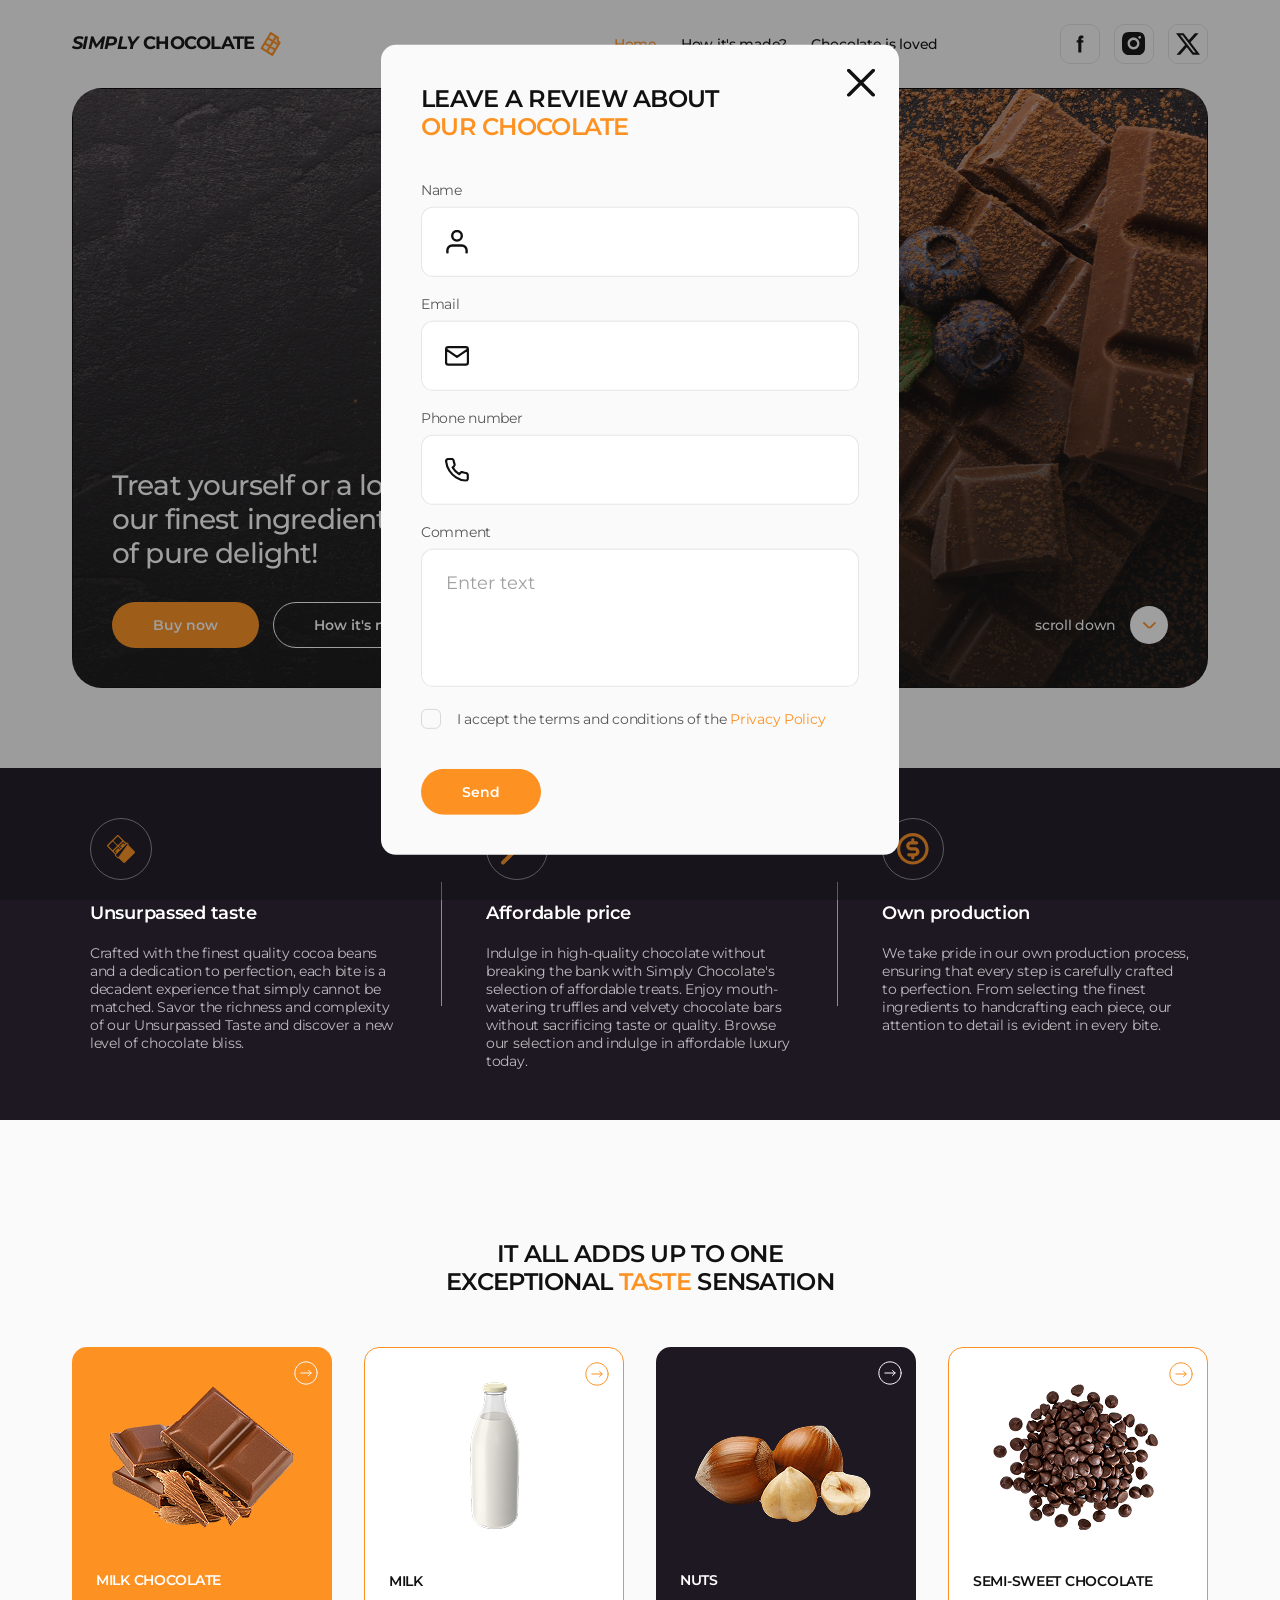
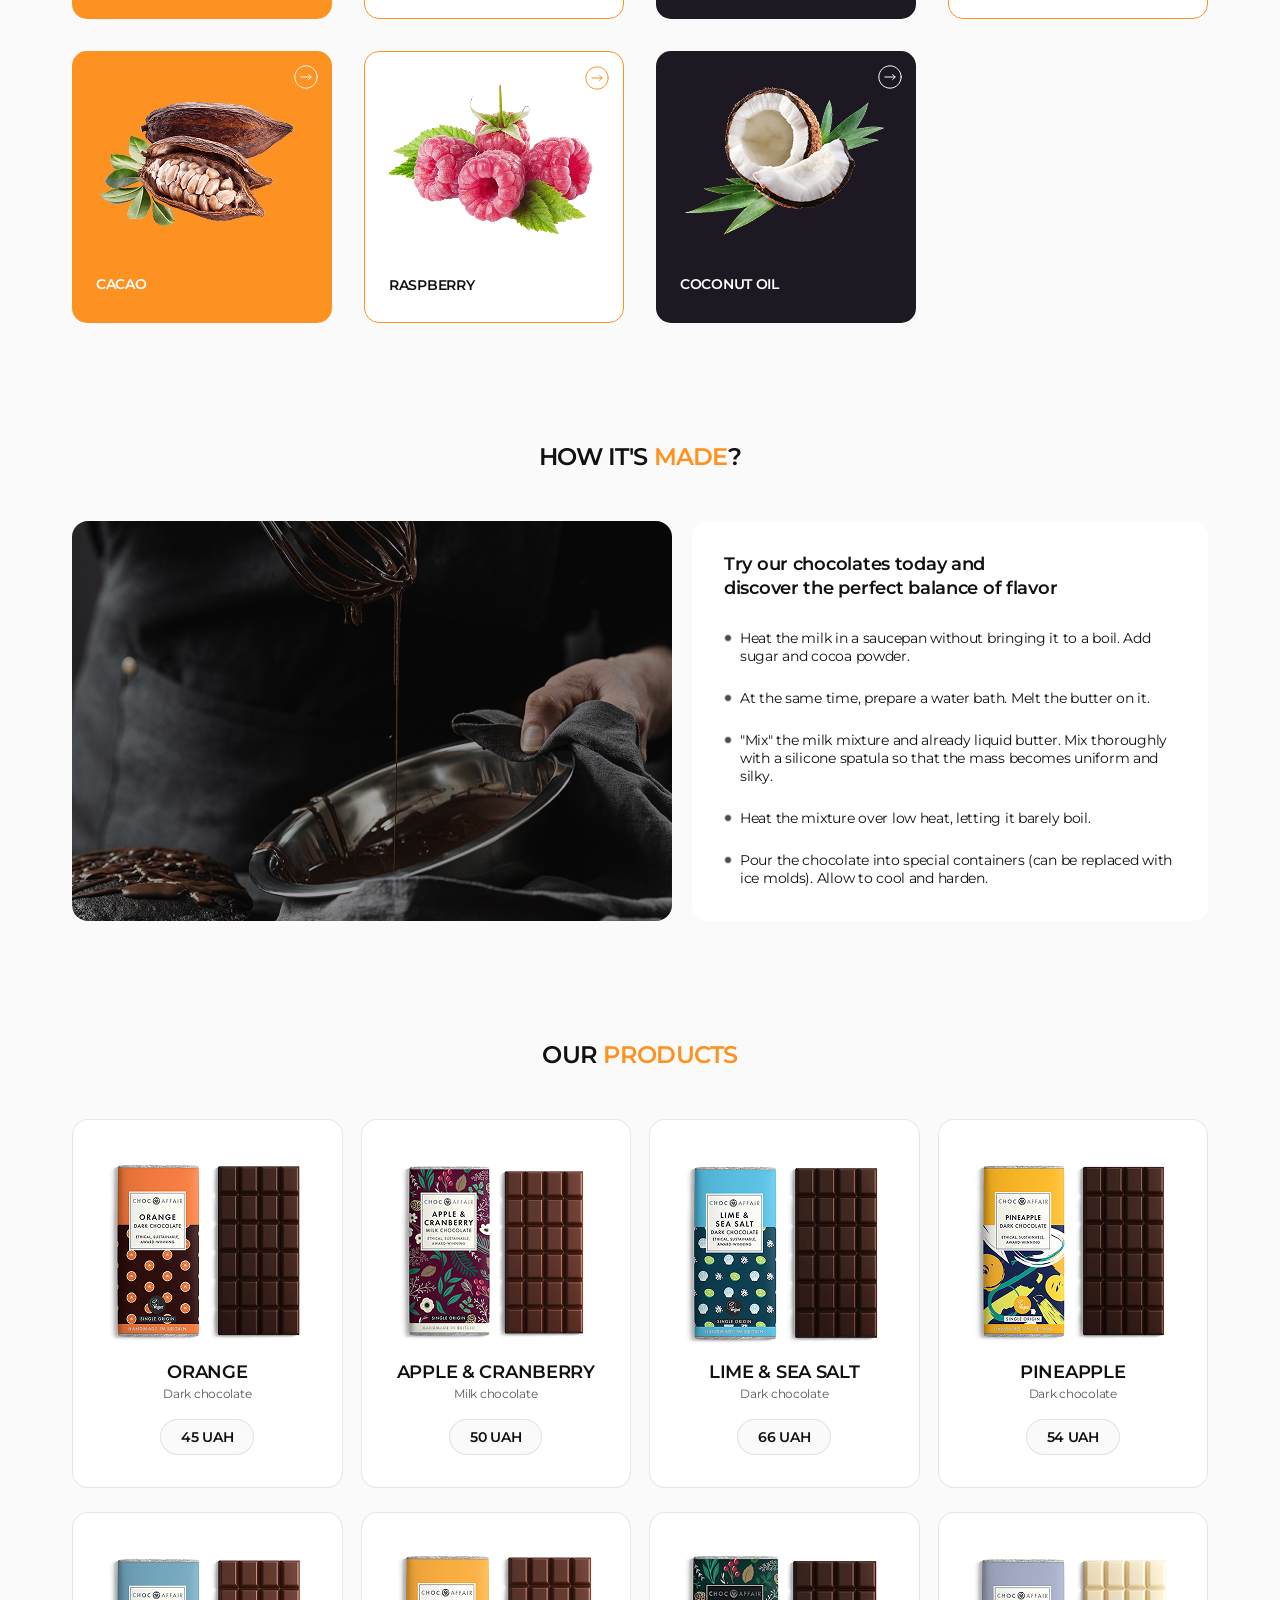
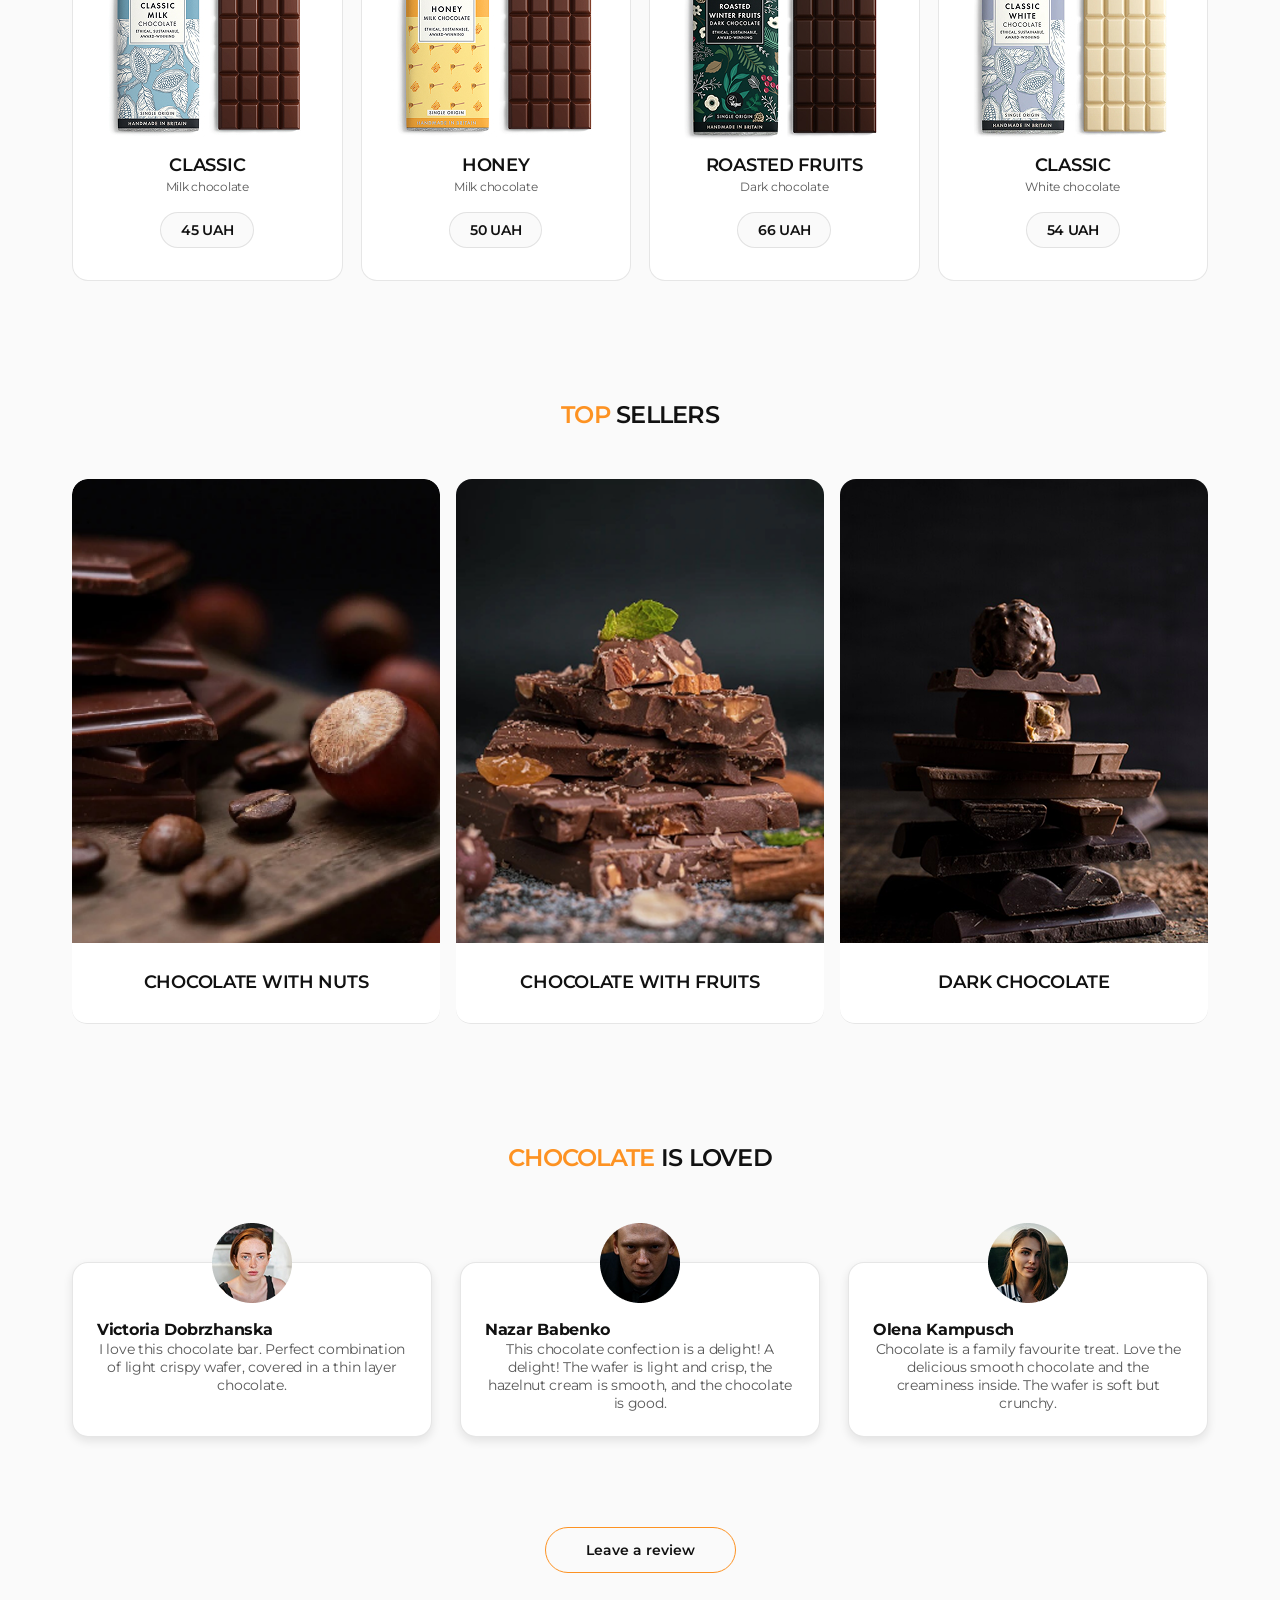
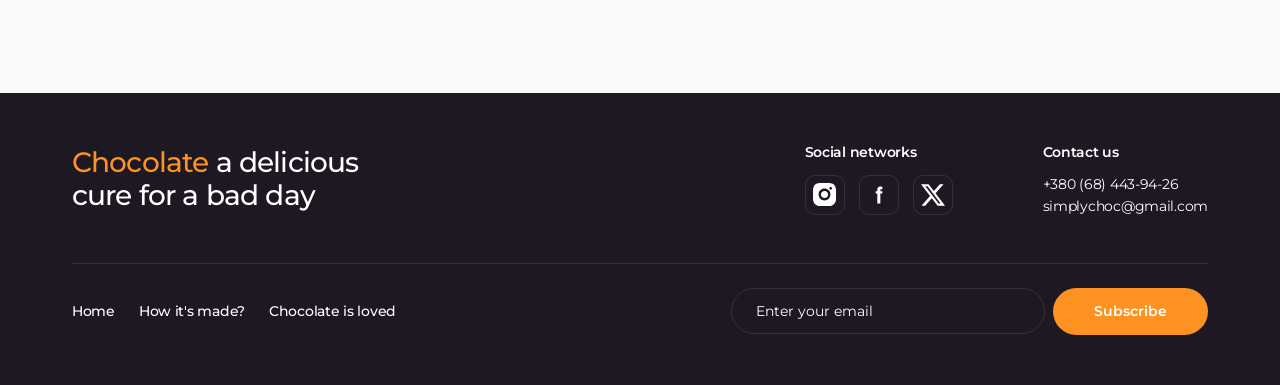
<file: index.html>
<!doctype html>
<html lang="en">
  <head>
    <meta charset="UTF-8" />
    <meta name="viewport" content="width=device-width, initial-scale=1.0" />
    <meta
      name="description"
      content="Simply Chocolate offers high-quality, handmade chocolate bars with unique flavors like Orange, Sea Salt, and Roasted Nuts. Pure ingredients for a moment of pure delight. Shop our bestsellers online."
    />
    <meta
      name="keywords"
      content="simply chocolate, artisan chocolate, buy chocolate online, dark chocolate bars, milk chocolate, organic sweets, handmade confectionery, chocolate gift sets, gourmet chocolate, cocoa products"
    />
    <title>Simply Chocolate</title>
    <link
      rel="shortcut icon"
      href="./images/icons/logo.svg"
      type="image/xml+svg"
    />
    <!-- Fonts -->
    <link rel="preconnect" href="https://fonts.googleapis.com" />
    <link rel="preconnect" href="https://fonts.gstatic.com" crossorigin />
    <link
      href="https://fonts.googleapis.com/css2?family=Montserrat:ital,wght@0,100..900;1,100..900&family=Roboto:ital,wght@0,100..900;1,100..900&display=swap"
      rel="stylesheet"
    />
    <!-- Normalize styles -->
    <link
      rel="stylesheet"
      href="https://cdnjs.cloudflare.com/ajax/libs/modern-normalize/3.0.1/modern-normalize.min.css"
    />
    <!-- Custom styles -->
    <link rel="stylesheet" href="./css/main.css" />
  </head>
  <body>
    <!-- Header section -->
    <header class="header" id="home">
      <div class="container">
        <a class="logo" href="./index.html">
          <i>SIMPLY</i> CHOCOLATE
          <svg class="logo-icon" width="24" height="24">
            <use href="./images/icons.svg#logo"></use>
          </svg>
        </a>
        <nav class="main-nav">
          <ul class="main-nav-list">
            <li class="main-nav-item">
              <a class="main-nav-link current" href="#home">Home</a>
            </li>
            <li class="main-nav-item">
              <a class="main-nav-link" href="#made">How it&#39;s made?</a>
            </li>
            <li class="main-nav-item">
              <a class="main-nav-link" href="#reviews">Chocolate is loved</a>
            </li>
          </ul>
        </nav>
        <ul class="socials">
          <li class="socials-item">
            <a
              class="socials-link"
              href="https://facebook.com"
              target="_blank"
              rel="noopener noreferrer"
            >
              <svg class="socials-icon" width="24" height="24">
                <use href="./images/icons.svg#facebook"></use>
              </svg>
            </a>
          </li>
          <li class="socials-item">
            <a
              class="socials-link"
              href="https://instagram.com"
              target="_blank"
              rel="noopener noreferrer"
            >
              <svg class="socials-icon" width="24" height="24">
                <use href="./images/icons.svg#instagram"></use>
              </svg>
            </a>
          </li>
          <li class="socials-item">
            <a
              class="socials-link"
              href="https://twitter.com"
              target="_blank"
              rel="noopener noreferrer"
            >
              <svg class="socials-icon" width="24" height="24">
                <use href="./images/icons.svg#twitter"></use>
              </svg>
            </a>
          </li>
        </ul>
      </div>
    </header>
    <main>
      <!-- Hero section -->
      <section class="hero" id="hero">
        <div class="container">
          <div class="hero-wrapper">
            <h1 class="hero-title">
              Treat yourself or a loved one to our&nbsp;finest ingredients for a
              moment of pure delight!
            </h1>
            <div class="hero-controls">
              <button class="btn btn-filled" type="button">Buy now</button>
              <button class="btn btn-outlined primary" type="button">
                How it&#39;s made
              </button>
              <a class="hero-link" href="#benefits">
                scroll down
                <span class="hero-link-circle">
                  <svg class="hero-link-icon" width="13" height="7">
                    <use href="./images/icons.svg#arrow-down"></use>
                  </svg>
                </span>
              </a>
            </div>
          </div>
        </div>
      </section>
      <!-- Benefits section -->
      <section class="benefits" id="benefits">
        <div class="container">
          <h2 class="sr-only">Our benefits</h2>
          <ul class="benefits-list">
            <li class="benefits-item">
              <div class="benefits-wrapper">
                <svg class="benefits-icon" width="32" height="32">
                  <use href="./images/icons.svg#chocolate"></use>
                </svg>
              </div>
              <h3 class="benefits-subtitle">Unsurpassed taste</h3>
              <p class="benefits-desc">
                Crafted with the finest quality cocoa beans and a dedication to
                perfection, each bite is a decadent experience that simply
                cannot be matched. Savor the richness and complexity of our
                Unsurpassed Taste and discover a new level of chocolate bliss.
              </p>
            </li>
            <li class="benefits-item">
              <div class="benefits-wrapper">
                <svg class="benefits-icon" width="32" height="32">
                  <use href="./images/icons.svg#spoon"></use>
                </svg>
              </div>
              <h3 class="benefits-subtitle">Affordable price</h3>
              <p class="benefits-desc">
                Indulge in high-quality chocolate without breaking the bank with
                Simply Chocolate's selection of affordable treats. Enjoy
                mouth-watering truffles and velvety chocolate bars without
                sacrificing taste or quality. Browse our selection and indulge
                in affordable luxury today.
              </p>
            </li>
            <li class="benefits-item">
              <div class="benefits-wrapper">
                <svg class="benefits-icon" width="32" height="32">
                  <use href="./images/icons.svg#coin"></use>
                </svg>
              </div>
              <h3 class="benefits-subtitle">Own production</h3>
              <p class="benefits-desc">
                We take pride in our own production process, ensuring that every
                step is carefully crafted to perfection. From selecting the
                finest ingredients to handcrafting each piece, our attention to
                detail is evident in every bite.
              </p>
            </li>
          </ul>
        </div>
      </section>
      <!-- Ingredients section -->
      <section class="ingredients section" id="ingredients">
        <div class="container">
          <h2 class="ingredients-title section-title">
            It all adds up to one exceptional
            <span class="accent">taste</span> sensation
          </h2>
          <ul class="ingredients-list">
            <li class="ingredients-item">
              <button class="ingrediets-btn" type="button">
                <svg class="ingrediets-icon" width="24" height="24">
                  <use href="./images/icons.svg#arrow"></use>
                </svg>
              </button>
              <img
                class="ingredients-ill"
                src="./images/ingredients/img-1.png"
                alt="Milk chocolate"
                width="212"
                height="160"
              />
              <h3 class="ingredients-caption">MILK CHOCOLATE</h3>
            </li>
            <li class="ingredients-item">
              <button class="ingrediets-btn" type="button">
                <svg class="ingrediets-icon" width="24" height="24">
                  <use href="./images/icons.svg#arrow"></use>
                </svg>
              </button>
              <img
                class="ingredients-ill"
                src="./images/ingredients/img-2.png"
                alt="Milk"
                width="212"
                height="160"
              />
              <h3 class="ingredients-caption">MILK</h3>
            </li>
            <li class="ingredients-item">
              <button class="ingrediets-btn" type="button">
                <svg class="ingrediets-icon" width="24" height="24">
                  <use href="./images/icons.svg#arrow"></use>
                </svg>
              </button>
              <img
                class="ingredients-ill"
                src="./images/ingredients/img-3.png"
                alt="Nuts"
                width="212"
                height="160"
              />
              <h3 class="ingredients-caption">NUTS</h3>
            </li>
            <li class="ingredients-item">
              <button class="ingrediets-btn" type="button">
                <svg class="ingrediets-icon" width="24" height="24">
                  <use href="./images/icons.svg#arrow"></use>
                </svg>
              </button>
              <img
                class="ingredients-ill"
                src="./images/ingredients/img-4.png"
                alt="Semi-sweet chocolate"
                width="212"
                height="160"
              />
              <h3 class="ingredients-caption">SEMI-SWEET CHOCOLATE</h3>
            </li>
            <li class="ingredients-item">
              <button class="ingrediets-btn" type="button">
                <svg class="ingrediets-icon" width="24" height="24">
                  <use href="./images/icons.svg#arrow"></use>
                </svg>
              </button>
              <img
                class="ingredients-ill"
                src="./images/ingredients/img-5.png"
                alt="Cacao"
                width="212"
                height="160"
              />
              <h3 class="ingredients-caption">CACAO</h3>
            </li>
            <li class="ingredients-item">
              <button class="ingrediets-btn" type="button">
                <svg class="ingrediets-icon" width="24" height="24">
                  <use href="./images/icons.svg#arrow"></use>
                </svg>
              </button>
              <img
                class="ingredients-ill"
                src="./images/ingredients/img-6.png"
                alt="Raspberry"
                width="212"
                height="160"
              />
              <h3 class="ingredients-caption">RASPBERRY</h3>
            </li>
            <li class="ingredients-item">
              <button class="ingrediets-btn" type="button">
                <svg class="ingrediets-icon" width="24" height="24">
                  <use href="./images/icons.svg#arrow"></use>
                </svg>
              </button>
              <img
                class="ingredients-ill"
                src="./images/ingredients/img-7.png"
                alt="Coconut oil"
                width="212"
                height="160"
              />
              <h3 class="ingredients-caption">COCONUT OIL</h3>
            </li>
          </ul>
        </div>
      </section>
      <!-- Made section -->
      <section class="made section" id="made">
        <div class="container">
          <h2 class="made-title section-title">
            How it&#39;s <span class="accent">made</span>?
          </h2>
          <div class="made-wrapper">
            <div class="made-left-side">
              <img
                class="made-ill"
                src="./images/made/image.jpg"
                alt="A close-up of melted dark chocolate dripping from a wire whisk into a metal bowl, with a finished chocolate cake in the background."
                width="600"
                height="400"
              />
            </div>
            <div class="made-right-side">
              <h3 class="made-caption">
                Try our chocolates today and discover&nbsp;the perfect balance
                of flavor
              </h3>
              <ol class="made-list">
                <li class="made-item">
                  Heat the milk in a saucepan without bringing it to a boil. Add
                  sugar and cocoa powder.
                </li>
                <li class="made-item">
                  At the same time, prepare a water bath. Melt the butter on it.
                </li>
                <li class="made-item">
                  "Mix" the milk mixture and already liquid butter. Mix
                  thoroughly with a silicone spatula so that the mass becomes
                  uniform and silky.
                </li>
                <li class="made-item">
                  Heat the mixture over low heat, letting it barely boil.
                </li>
                <li class="made-item">
                  Pour the chocolate into special containers (can be replaced
                  with ice molds). Allow to cool and harden.
                </li>
              </ol>
            </div>
          </div>
        </div>
      </section>
      <!-- Products section -->
      <section class="products section" id="products">
        <div class="container">
          <h2 class="products-title section-title">
            Our <span class="accent">products</span>
          </h2>
          <ul class="products-list">
            <li class="products-item">
              <img
                class="products-pic"
                src="./images/products/img-1.jpg"
                alt="Orange - Dark chocolate"
                width="230"
                height="201"
              />
              <h3 class="products-name">Orange</h3>
              <p class="products-type">Dark chocolate</p>
              <p class="products-price">45 UAH</p>
            </li>
            <li class="products-item">
              <img
                class="products-pic"
                src="./images/products/img-2.jpg"
                alt="Apple & Cranberry - Milk chocolate"
                width="230"
                height="201"
              />
              <h3 class="products-name">Apple & Cranberry</h3>
              <p class="products-type">Milk chocolate</p>
              <p class="products-price">50 UAH</p>
            </li>
            <li class="products-item">
              <img
                class="products-pic"
                src="./images/products/img-3.jpg"
                alt="Lime & Sea Salt - Dark chocolate"
                width="230"
                height="201"
              />
              <h3 class="products-name">Lime & Sea Salt</h3>
              <p class="products-type">Dark chocolate</p>
              <p class="products-price">66 UAH</p>
            </li>
            <li class="products-item">
              <img
                class="products-pic"
                src="./images/products/img-4.jpg"
                alt="Pineapple - Dark chocolate"
                width="230"
                height="201"
              />
              <h3 class="products-name">Pineapple</h3>
              <p class="products-type">Dark chocolate</p>
              <p class="products-price">54 UAH</p>
            </li>
            <li class="products-item">
              <img
                class="products-pic"
                src="./images/products/img-5.jpg"
                alt="Classic - Milk chocolate"
                width="230"
                height="201"
              />
              <h3 class="products-name">Classic</h3>
              <p class="products-type">Milk chocolate</p>
              <p class="products-price">45 UAH</p>
            </li>
            <li class="products-item">
              <img
                class="products-pic"
                src="./images/products/img-6.jpg"
                alt="Honey - Milk chocolate"
                width="230"
                height="201"
              />
              <h3 class="products-name">Honey</h3>
              <p class="products-type">Milk chocolate</p>
              <p class="products-price">50 UAH</p>
            </li>
            <li class="products-item">
              <img
                class="products-pic"
                src="./images/products/img-7.jpg"
                alt="Roasted Fruits - Dark chocolate"
                width="230"
                height="201"
              />
              <h3 class="products-name">Roasted Fruits</h3>
              <p class="products-type">Dark chocolate</p>
              <p class="products-price">66 UAH</p>
            </li>
            <li class="products-item">
              <img
                class="products-pic"
                src="./images/products/img-8.jpg"
                alt="Classic - White chocolate"
                width="230"
                height="201"
              />
              <h3 class="products-name">Classic</h3>
              <p class="products-type">White chocolate</p>
              <p class="products-price">54 UAH</p>
            </li>
          </ul>
        </div>
      </section>
      <!-- Bestsellers section -->
      <section class="bestsellers section" id="bestsellers">
        <div class="container">
          <h2 class="bestsellers-title section-title">
            <span class="accent">Top</span> sellers
          </h2>
          <ul class="bestsellers-list">
            <li class="bestsellers-item">
              <div class="bestsellers-thumb">
                <img
                  class="bestsellers-ill"
                  src="./images/bestsellers/ill-1.png"
                  alt="Chocolate with nuts"
                  width="368"
                  height="464"
                />
                <p class="overlay">
                  Chocolate with fruit is an unbeatable combination of two of
                  the tastiest things in the world. This dessert combines
                  delicate and aromatic chocolate with fresh and juicy fruits,
                  creating a true poetry of taste.
                </p>
              </div>
              <h3 class="bestsellers-caption">CHOCOLATE WITH NUTS</h3>
            </li>
            <li class="bestsellers-item">
              <div class="bestsellers-thumb">
                <img
                  class="bestsellers-ill"
                  src="./images/bestsellers/ill-2.png"
                  alt="Chocolate with fruits"
                  width="368"
                  height="464"
                />
                <p class="overlay">
                  Chocolate with fruit is an unbeatable combination of two of
                  the tastiest things in the world. This dessert combines
                  delicate and aromatic chocolate with fresh and juicy fruits,
                  creating a true poetry of taste.
                </p>
              </div>
              <h3 class="bestsellers-caption">CHOCOLATE WITH FRUITS</h3>
            </li>
            <li class="bestsellers-item">
              <div class="bestsellers-thumb">
                <img
                  class="bestsellers-ill"
                  src="./images/bestsellers/ill-3.png"
                  alt="Dark chocolate"
                  width="368"
                  height="464"
                />
                <p class="overlay">
                  Chocolate with fruit is an unbeatable combination of two of
                  the tastiest things in the world. This dessert combines
                  delicate and aromatic chocolate with fresh and juicy fruits,
                  creating a true poetry of taste.
                </p>
              </div>
              <h3 class="bestsellers-caption">DARK CHOCOLATE</h3>
            </li>
          </ul>
        </div>
      </section>
      <!-- Reviews section -->
      <section class="reviews section" id="reviews">
        <div class="container">
          <h2 class="reviews-title section-title">
            <span class="accent">Chocolate</span> is loved
          </h2>
          <ul class="reviews-list">
            <li class="reviews-item">
              <img
                class="reviews-avatar"
                src="./images/reviews/img-1.png"
                alt="Victoria Dobrzhanska"
                width="80"
                height="80"
              />
              <h3 class="reviews-author">Victoria Dobrzhanska</h3>
              <p class="reviews-text">
                I love this chocolate bar. Perfect combination of light crispy
                wafer, covered in a thin layer chocolate.
              </p>
            </li>
            <li class="reviews-item">
              <img
                class="reviews-avatar"
                src="./images/reviews/img-2.png"
                alt="Nazar Babenko"
                width="80"
                height="80"
              />
              <h3 class="reviews-author">Nazar Babenko</h3>
              <p class="reviews-text">
                This chocolate confection is a delight! A delight! The wafer is
                light and crisp, the hazelnut cream is smooth, and the chocolate
                is good.
              </p>
            </li>
            <li class="reviews-item">
              <img
                class="reviews-avatar"
                src="./images/reviews/img-3.png"
                alt="Olena Kampusch"
                width="80"
                height="80"
              />
              <h3 class="reviews-author">Olena Kampusch</h3>
              <p class="reviews-text">
                Chocolate is a family favourite treat. Love the delicious smooth
                chocolate and the creaminess inside. The wafer is soft but
                crunchy.
              </p>
            </li>
          </ul>
          <button class="btn btn-outlined secondary" type="button">
            Leave a review
          </button>
        </div>
      </section>
    </main>
    <!-- Footer section -->
    <footer class="footer" id="footer">
      <div class="container">
        <div class="footer-top">
          <p class="footer-slogan">
            <span class="accent">Chocolate</span> a delicious cure for a bad day
          </p>

          <div class="footer-wrapper">
            <p class="footer-caption">Social networks</p>
            <ul class="socials socials-light">
              <li class="socials-item">
                <a
                  class="socials-link"
                  href="https://facebook.com"
                  target="_blank"
                  rel="noopener noreferrer"
                >
                  <svg class="socials-icon" width="24" height="24">
                    <use href="./images/icons.svg#instagram"></use>
                  </svg>
                </a>
              </li>
              <li class="socials-item">
                <a
                  class="socials-link"
                  href="https://instagram.com"
                  target="_blank"
                  rel="noopener noreferrer"
                >
                  <svg class="socials-icon" width="24" height="24">
                    <use href="./images/icons.svg#facebook"></use>
                  </svg>
                </a>
              </li>
              <li class="socials-item">
                <a
                  class="socials-link"
                  href="https://twitter.com"
                  target="_blank"
                  rel="noopener noreferrer"
                >
                  <svg class="socials-icon" width="24" height="24">
                    <use href="./images/icons.svg#twitter"></use>
                  </svg>
                </a>
              </li>
            </ul>
          </div>

          <address class="contacts">
            <p class="footer-caption">Contact us</p>
            <ul class="contacts-list">
              <li class="contacts-item">
                <a class="contacts-link" href="tel:+380684439426">
                  +380 (68) 443-94-26
                </a>
              </li>
              <li class="contacts-item">
                <a class="contacts-link" href="mailto:simplychoc@gmail.com">
                  simplychoc@gmail.com
                </a>
              </li>
            </ul>
          </address>
        </div>

        <div class="footer-bottom">
          <ul class="footer-menu">
            <li class="footer-menu-item">
              <a class="footer-menu-link" href="#home">Home</a>
            </li>
            <li class="footer-menu-item">
              <a class="footer-menu-link" href="#made">How it&#39;s made?</a>
            </li>
            <li class="footer-menu-item">
              <a class="footer-menu-link" href="#reviews">Chocolate is loved</a>
            </li>
          </ul>
          <form class="footer-form" name="subscription">
            <input
              class="footer-form-input"
              type="text"
              name="user_subscription"
              placeholder="Enter your email"
            />
            <button class="btn btn-filled" type="submit">Subscribe</button>
          </form>
        </div>
      </div>
    </footer>

    <!-- Modal window -->
    <div class="backdrop is-open">
      <div class="modal">
        <button class="modal-btn" type="button" aria-label="Close modal button">
          <svg class="modal-btn-icon" width="28" height="28">
            <use href="./images/icons.svg#close"></use>
          </svg>
        </button>
        <p class="modal-caption">
          LEAVE A REVIEW ABOUT <span class="accent">OUR CHOCOLATE</span>
        </p>

        <form class="modal-form" name="review_from">
          <div class="modal-form-field">
            <label class="modal-form-label" for="user_name">Name</label>
            <div class="modal-form-wrapper">
              <input
                class="modal-form-input"
                type="text"
                id="user_name"
                name="user_name"
                required
                minlength="2"
                pattern="^[a-zA-Z]+\s[a-zA-Z]+$"
                title="Username must be two words separated by space."
              />
              <svg class="modal-form-icon" width="24" height="24">
                <use href="./images/icons.svg#user"></use>
              </svg>
              <svg class="error-icon" width="24" height="24">
                <use href="./images/icons.svg#error"></use>
              </svg>
            </div>
          </div>
          <div class="modal-form-field">
            <label class="modal-form-label" for="user_email">Email</label>
            <div class="modal-form-wrapper">
              <input
                class="modal-form-input"
                type="email"
                id="user_email"
                name="user_email"
                required
              />
              <svg class="modal-form-icon" width="24" height="24">
                <use href="./images/icons.svg#email"></use>
              </svg>
              <svg class="error-icon" width="24" height="24">
                <use href="./images/icons.svg#error"></use>
              </svg>
            </div>
          </div>
          <div class="modal-form-field">
            <label class="modal-form-label" for="user_phone"
              >Phone number</label
            >
            <div class="modal-form-wrapper">
              <input
                class="modal-form-input"
                type="tel"
                id="user_phone"
                name="user_phone"
              />
              <svg class="modal-form-icon" width="24" height="24">
                <use href="./images/icons.svg#phone"></use>
              </svg>
            </div>
          </div>
          <div class="modal-form-field">
            <label class="modal-form-label" for="user_comment">Comment</label>
            <textarea
              class="model-form-comment"
              cols="4"
              name="user_comment"
              id="user_comment"
              placeholder="Enter text"
              required
              minlength="20"
            ></textarea>
          </div>
          <div class="modal-form-agreement">
            <input
              class="checkbox sr-only"
              type="checkbox"
              name="user-policy"
              id="user-policy"
              required
            />
            <label class="modal-form-policy" for="user-policy">
              <span class="modal-form-checkbox">
                <svg class="modal-form-checkbox-icon" width="10" height="10">
                  <use href="./images/icons.svg#check"></use>
                </svg>
              </span>
              I accept the terms and conditions of the
              <a
                class="modal-from-link"
                href="#"
                target="_blank"
                rel="noopener noreferrer"
                >Privacy Policy</a
              >
            </label>
          </div>
          <button class="btn btn-filled" type="submit">Send</button>
        </form>
      </div>
    </div>
  </body>
</html>
</file>
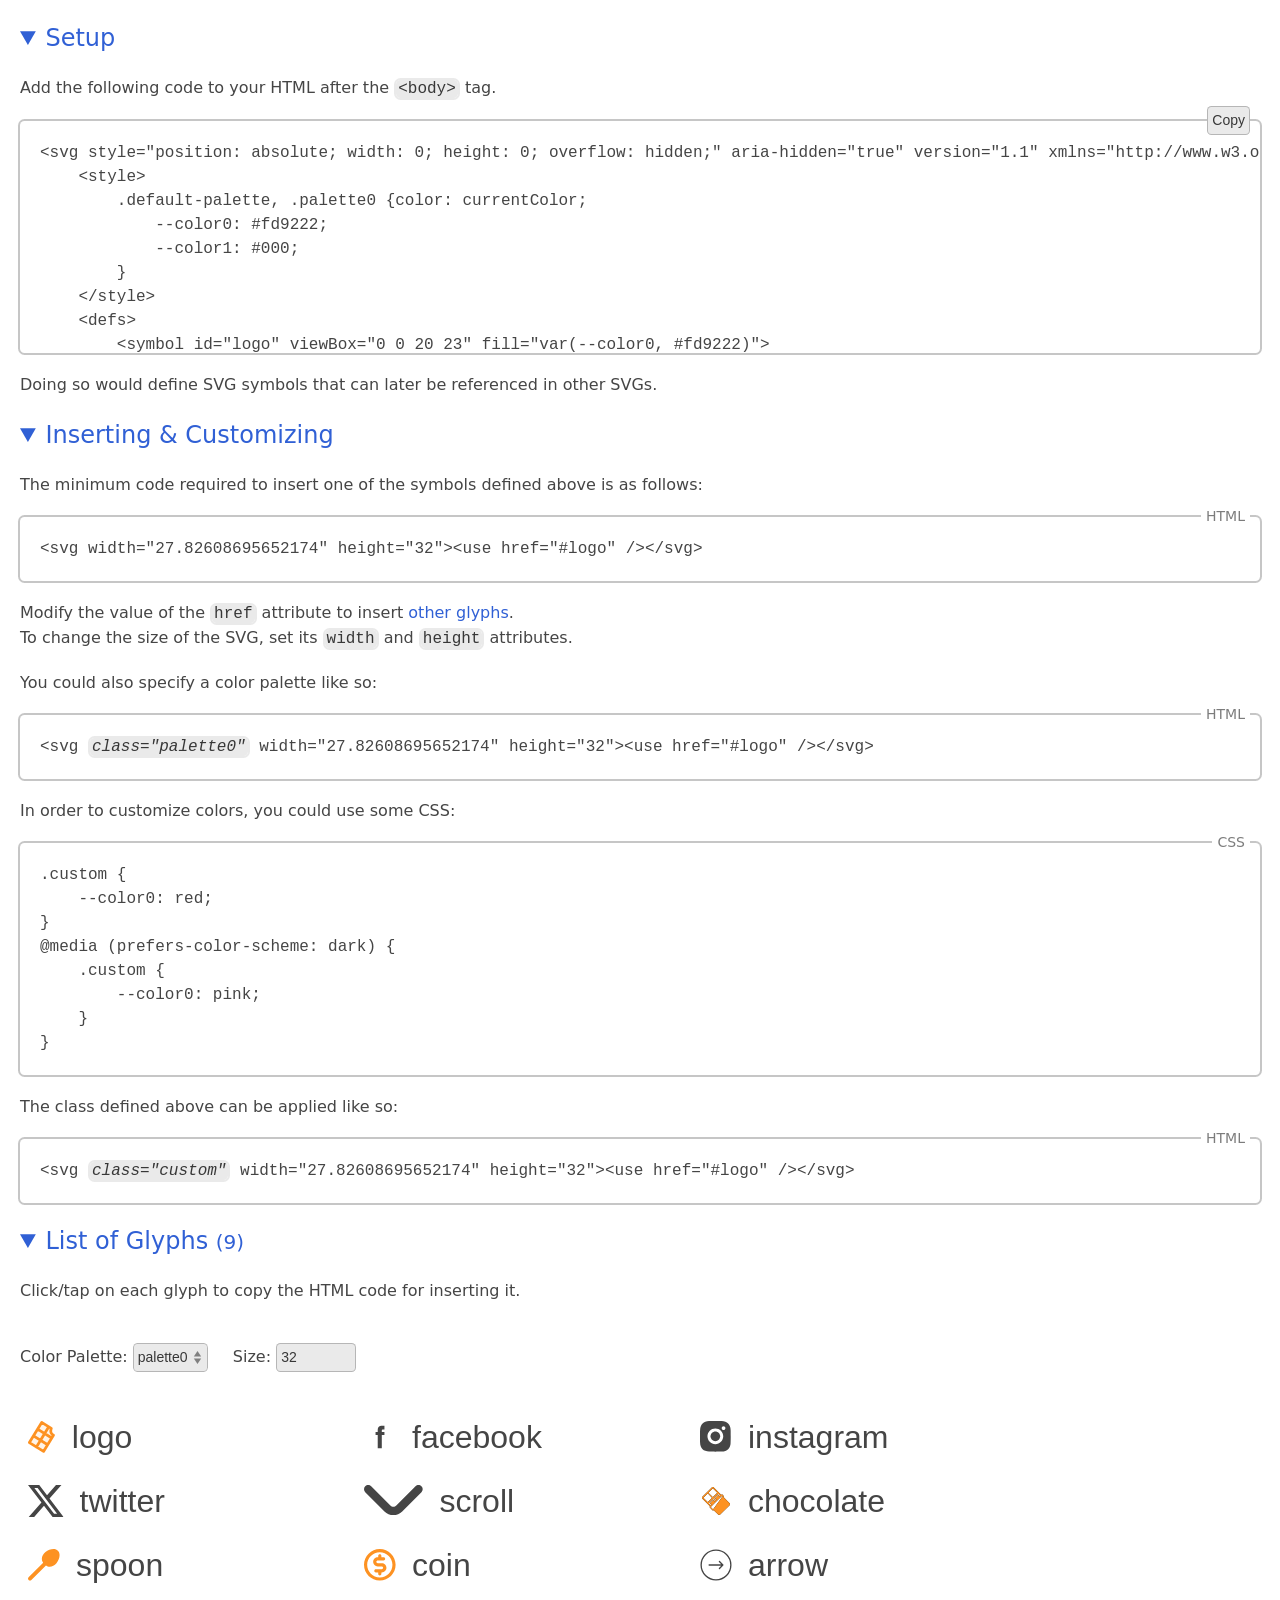
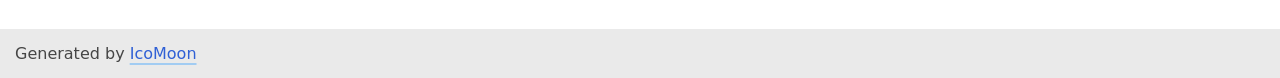
<file: images/demo.html>
<!doctype html>
<html lang="en">
<head>
    <title>SVG symbol defs | Demo &amp; Reference</title>
    <meta charset="utf-8">
    <meta name="viewport" content="width=device-width, initial-scale=1">
    <meta name="description" content="">
    <!-- The following CSS is not required for using generated glyphs. -->
    <style>::selection{color:var(--off7);background:var(--blue2)}a{color:var(--blue0);text-decoration:none}a:active{color:var(--off7)}@media (hover){a:hover{color:var(--off7)}}.decoratedLinks a{text-decoration:underline;text-decoration-thickness:2px;text-decoration-skip-ink:none;text-decoration-color:var(--color, var(--blue2));text-underline-offset:4px;transition:text-decoration .3s,text-decoration-color .5s,text-underline-offset .3s,color .2s}.decoratedLinks a:hover{--color: var(--off5);text-underline-offset:6px}.decoratedLinks ._noLine,.undecoratedLinks a{text-decoration:none}.decoratedLinks a:focus-visible{text-decoration:none}@keyframes focusRingAnimation{0%{outline-width:4px}}:root,:root.light{color-scheme:light;background:var(--on2);color:var(--fg);font-family:ui-sans-serif,system-ui,-apple-system,sans-serif;font-size:16px;line-height:1.5;--bg: #eaeaea;--fg: #454545;--red-rgb: 215, 0, 21;--red: rgb(var(--red-rgb));--orange: rgb(242, 141, 0);--green: #00a100;--focus: rgba(0, 195, 255, .8);--blue0: #3060d5;--blue2: #a2ccf2;--on2: #fff;--off4: rgba(0, 0, 0, .2254);--off5: rgba(0, 0, 0, .5127);--off6: rgba(0, 0, 0, .7659);--off7: #000}@media (prefers-color-scheme: dark){:root{color-scheme:dark;--bg: #242424;--fg: #bababa;--red-rgb: 255, 105, 97;--red: rgb(var(--red-rgb));--orange: rgb(255, 159, 10);--green: #5eba6e;--focus: rgba(0, 137, 179, .8);--blue0: #8abbef;--blue2: #3e6486;--on2: #000;--off4: rgba(255, 255, 255, .1649);--off5: rgba(255, 255, 255, .4257);--off6: rgba(255, 255, 255, .8142);--off7: #fff}}:root.dark{color-scheme:dark;--bg: #242424;--fg: #bababa;--red-rgb: 255, 105, 97;--red: rgb(var(--red-rgb));--orange: rgb(255, 159, 10);--green: #5eba6e;--focus: rgba(0, 137, 179, .8);--blue0: #8abbef;--blue2: #3e6486;--on2: #000;--off4: rgba(255, 255, 255, .1649);--off5: rgba(255, 255, 255, .4257);--off6: rgba(255, 255, 255, .8142);--off7: #fff}.mvn{margin-bottom:0;margin-top:0}.rltv{position:relative}.monospace,code,pre{font-family:ui-monospace,SFMono-Regular,SF Mono,Menlo,Consolas,Liberation Mono,monospace}body{margin:0;min-height:calc(100vh - 20px);padding-top:20px}details,section{padding:0 20px}details{margin-bottom:20px}details[open]{margin-bottom:0}summary{color:var(--blue0);cursor:default;font-size:1.5em;width:fit-content}summary:hover,summary:active{color:var(--off7)}h1,summary{font-weight:500}h1,strong,code,em{color:var(--off6)}code,em{background:var(--bg);box-shadow:0 0 0 2px var(--bg);margin:0 2px;padding:0 2px}footer{background:var(--bg);line-height:19px;margin-top:20px;padding:15px;position:sticky;top:100%}p{max-width:76ch}p,pre{margin-bottom:20px;margin-top:20px}ul{list-style-position:inside;margin:20px 0;padding:20px}.br0,a,button,code,em,input,pre,select,summary,textarea,ul{border-radius:4.5px}input,select,.copy{box-shadow:inset 0 0 0 1px var(--off4);background-color:var(--bg);border:0;color:var(--off6);font-size:14px;line-height:19px;margin:0;padding:5px}input:hover,input:active,select:hover,select:active,.copy:hover,.copy:active{color:var(--off7);box-shadow:inset 0 0 0 1px var(--off5)}input:focus,select:focus,.copy:focus{box-shadow:none}select{appearance:none;background-image:url([data-uri]);background-position:right center;background-repeat:no-repeat;background-size:1.5em 50%;padding-right:20px}label{display:inline-block;margin:20px 20px 0 0}:focus-visible{outline:3px solid;outline-color:var(--focus);box-shadow:none}:focus-visible:not(:invalid){animation:focusRingAnimation .2s}pre{box-shadow:0 0 0 2px var(--off4);overflow:scroll;padding:20px;position:relative}textarea{background:none;border:0;box-shadow:0 0 0 2px var(--off4);color:var(--fg);display:block;font-size:1rem;margin:10px 0;min-height:1.5em;padding:5px;resize:vertical;width:calc(100% - 10px)}[data-lang]{position:relative}[data-lang]:after{background:var(--on2);border-radius:4.5px;color:var(--off5);content:attr(data-lang);font-size:14px;line-height:1;padding:2px 5px;position:absolute;right:10px;top:-.7em}.copy{position:absolute;right:10px;top:-15px}.copy:disabled{background:var(--on2);box-shadow:inset 0 0 0 1px var(--green);color:var(--green);font-weight:600}
._demo_glyphs {
    background: var(--background, transparent);
    display: flex;
    flex-wrap: wrap;
    margin: 20px -20px 0;
    padding: 5px 20px 20px;
}

@media (prefers-color-scheme: dark) {
    :root.light ._demo_glyphs {
        background: var(--background, #000);
        color: #bababa;
        --on2: #000;
        --off4: currentColor;
        --green: #5eba6e;
    }
}
@media (prefers-color-scheme: light) {
    :root.light ._demo_glyphs {
        background: var(--background, #fff);
        color: #454545;
        --on2: #fff;
        --off4: currentColor;
        --green: #00a100;
    }
}

._demo_glyph {
    background: none;
    border: none;
    color: var(--color);
    font-family: sans-serif !important;
    font-size: var(--glyph-size);
    line-height: 1;
    margin: 1rem 1rem 0 0;
    overflow: hidden;
    padding: 0.5rem;
    padding: max(0.5rem, 0.15625em);
    text-align: left;
    text-overflow: ellipsis;
    white-space: nowrap;
    width: 10em;
    width: max(10em, 15rem);
}
._demo_glyph span {
    pointer-events: none;
}
.centered {
    display: flex;
    align-items: center;
}
.glyphTitle {
    overflow: hidden;
    text-overflow: ellipsis;
    line-height: 1.25;
}
button._demo_glyph:hover {
    box-shadow: 0 0 0 2px var(--color, var(--off4));
}
button._demo_glyph:active {
    box-shadow: 0 0 0 2px var(--color, var(--fg));
}
button._demo_glyph._demo_copied {
    box-shadow: 0 0 0 2px var(--green);
}
._demo_copied {
    position: relative;
}
._demo_copied::before {
    content: "";
}
._demo_copied::after {
    align-items: center;
    background: linear-gradient(to left, var(--background, var(--on2)) 8ch, transparent);
    color: var(--color, var(--green));
    content: "✓ Copied";
    display: flex;
    font-family: ui-sans-serif,system-ui,-apple-system,sans-serif !important;
    font-size: max(1rem, 0.5em);
    height: 100%;
    justify-content: right;
    line-height: 1;
    padding-right: 0.5em;
    position: absolute;
    right: 0;
    top: 0;
    width: 50%;
}
#_demo_defs-wrapper {position: relative;} #_demo_setup {max-height: 8lh;} #_demo_size {width: 5em;} ._demo_glyph svg {flex-shrink: 0; margin-right: 1rem; pointer-events: none;} body {--glyph-size: 32px;}</style>
</head>
<body>
<svg style="position: absolute; width: 0; height: 0; overflow: hidden;" aria-hidden="true" version="1.1" xmlns="http://www.w3.org/2000/svg" xmlns:xlink="http://www.w3.org/1999/xlink">
    <style>
        .default-palette, .palette0 {color: currentColor;
            --color0: #fd9222;
            --color1: #000;
        }
    </style>
    <defs>
        <symbol id="logo" viewBox="0 0 20 23" fill="var(--color0, #fd9222)">
            <path fill-opacity="0.1" d="M18.3001 10.1866c-1.9998-1.1815-2.305-2.6815-1.5504-4.8664L9.8442 1.0051 0.9952 15.5205l10.1766 6.359zM14.1214 17.041 3.9449 10.682zM6.8945 5.8436l10.1766 6.359zM6.0835 18.7l8.849-14.5154z" />
            <path d="M18.3001 10.1866l0.8481 0.5299c0.1403-0.2301 0.1824-0.5082 0.1167-0.7711-0.0656-0.263-0.2335-0.4885-0.4655-0.6256zM16.7497 5.3202l0.9398 0.3351c0.1537-0.4452-0.0207-0.9399-0.4192-1.189zM9.8442 1.0051l0.5205-0.8538C9.8964-0.1414 9.2836 36e-4 8.9962 0.4752zM0.9952 15.5205l-0.848-0.53c-0.2875 0.4716-0.1409 1.0911 0.3275 1.3838zM11.1718 21.8795l-0.5206 0.8538c0.4684 0.2927 1.0811 0.1477 1.3686-0.3239zM13.6009 17.8949c0.4684 0.2927 1.0811 0.1476 1.3686-0.3239 0.2875-0.4716 0.1408-1.0911-0.3275-1.3838l-0.5206 0.8538zM4.4654 9.8282C3.997 9.5355 3.3843 9.6805 3.0968 10.1521c-0.2875 0.4716-0.1408 1.0911 0.3275 1.3838l0.5206-0.8539zM7.4151 4.9897C6.9467 4.6971 6.334 4.8421 6.0465 5.3137S5.9056 6.4048 6.374 6.6974l0.5205-0.8538zM16.5506 13.0564c0.4684 0.2927 1.0811 0.1477 1.3686-0.3239 0.2874-0.4715 0.1408-1.0911-0.3276-1.3837l-0.5205 0.8538zM5.2354 18.1701c-0.2874 0.4715-0.1408 1.0911 0.3276 1.3837 0.4683 0.2927 1.0811 0.1477 1.3685-0.3239L6.0835 18.7zM15.7805 4.7146c0.2875-0.4716 0.1409-1.0911-0.3275-1.3838-0.4683-0.2927-1.0811-0.1476-1.3686 0.3239l0.8481 0.5299zM18.3001 10.1866l0.4993-0.8668c-0.8587-0.5073-1.2153-0.997-1.353-1.4695-0.1469-0.504-0.1046-1.1884 0.2431-2.195l-0.9398-0.3351L15.81 4.985c-0.407 1.1784-0.5894 2.3365-0.2725 3.4241 0.3262 1.1191 1.1222 1.9701 2.2634 2.6443zM16.7497 5.3202l0.5206-0.8539-6.9056-4.315-0.5205 0.8538L9.3237 1.859l6.9055 4.315zM9.8442 1.0051 8.9962 0.4752 0.1472 14.9905l0.848 0.53 0.8481 0.5299 8.849-14.5153zM0.9952 15.5205 0.4747 16.3743l10.1765 6.359 0.5206-0.8538 0.5205-0.8538-10.1766-6.3591zM11.1718 21.8795l0.848 0.5299 7.1284-11.6929-0.8481-0.5299-0.848-0.5299-7.1284 11.6929zM14.1214 17.041l0.5206-0.8538-10.1766-6.359-0.5205 0.8538-0.5206 0.8539 10.1766 6.359zM6.8945 5.8436 6.374 6.6974l10.1766 6.359 0.5205-0.8538 0.5205-0.8538L7.4151 4.9897zM6.0835 18.7l0.848 0.5299 8.849-14.5153-0.848-0.53-0.8481-0.5299-8.849 14.5154z" />
        </symbol>
        <symbol id="facebook" viewBox="0 0 24 24" fill="none">
            <path fill="currentColor" d="M14.61 3.6301c0.18 0 0.36 0 0.72 0v2.7c-0.18 0-0.54 0-0.9 0s-0.72 0-0.9 0.18-0.18 0.36-0.18 0.78c0 0.36 0 0.6 0 0.96l1.98 0v2.28h-1.98v9.9h-3.06v-9.96H8.67l0-2.28 1.62 0v-0.78c0-1.32 0.18-2.28 0.54-2.7 0.54-0.78 1.62-1.14 3.24-1.14 0.18 0.06 0.36 0.06 0.54 0.06z" />
        </symbol>
        <symbol id="instagram" viewBox="0 0 20 20" fill="currentColor">
            <path d="M19.1382 5.667c-0.0118-0.8058-0.161-1.6052-0.4468-2.3588-0.5-1.2869-1.5182-2.3044-2.8073-2.8026-0.7452-0.2799-1.5331-0.43-2.3307-0.4471C12.5278 0.0128 12.2026 0 9.5989 0 6.9953 0 6.6616 0 5.6434 0.0585 4.8469 0.0756 4.059 0.2257 3.3137 0.5056 2.0247 1.0038 1.0054 2.0213 0.5064 3.3082 0.226 4.0523 0.0746 4.8389 0.0597 5.634 0.0139 6.659 0 6.9837 0 9.583c0 2.5993 0 2.9314 0.0597 3.949 0.016 0.7962 0.1663 1.5817 0.4467 2.3279 0.5001 1.2858 1.5183 2.3034 2.8084 2.8015 0.7421 0.2895 1.53 0.4534 2.3296 0.479C6.6712 19.1862 6.9964 19.2 9.6 19.2c2.6036 0 2.9374 0 3.9556-0.0596 0.7964-0.016 1.5843-0.1661 2.3307-0.446 1.289-0.4992 2.3072-1.5168 2.8073-2.8026 0.2804-0.7451 0.4307-1.5306 0.4467-2.3279 0.0458-1.024 0.0597-1.3486 0.0597-3.949-21e-4-2.5993-21e-4-2.9293-0.0618-3.9479zM9.5925 14.4985c-2.723 0-4.929-2.2023-4.929-4.9208 0-2.7186 2.206-4.9209 4.929-4.9209 2.721 0 4.929 2.2023 4.929 4.9209 0 2.7185-2.208 4.9208-4.929 4.9208zM14.7177 5.6223c-0.6365 0-1.1493-0.5131-1.1493-1.1475s0.5128-1.1474 1.1493-1.1474c0.6344 0 1.1483 0.513 1.1483 1.1474s-0.5139 1.1475-1.1483 1.1475z" />
            <path d="M9.5941 12.582c1.6585 0 3.003-1.3445 3.003-3.003 0-1.6585-1.3445-3.003-3.003-3.003-1.6586 0-3.003 1.3445-3.003 3.003 0 1.6585 1.3445 3.003 3.003 3.003z" />
        </symbol>
        <symbol id="twitter" viewBox="0 0 20 18" fill="none">
            <path fill="currentColor" d="M15.75 0h3.0675l-6.7 7.6246L20 18h-6.1713L8.995 11.7062 3.4638 18H0.395l7.1663-8.1559L0 0h6.3288l4.3687 5.7513zM14.675 16.1727h1.7L5.4037 1.7317l-1.8225 0z" />
        </symbol>
        <symbol id="scroll" viewBox="0 0 13 7" fill="none">
            <path fill="currentColor" d="M7.0682 4.4787C6.983 4.5646 6.8816 4.6328 6.7699 4.6793 6.6582 4.7259 6.5384 4.7498 6.4174 4.7498S6.1766 4.7259 6.0649 4.6793C5.9532 4.6328 5.8518 4.5646 5.7666 4.4787L1.5682 0.2712C1.483 0.1853 1.3816 0.1171 1.2699 0.0705 1.1582 0.024 1.0384 0 0.9174 0S0.6766 0.024 0.5649 0.0705 0.3518 0.1853 0.2666 0.2712C0.0958 0.4429 0 0.6753 0 0.9174s0.0958 0.4745 0.2666 0.6463l4.2075 4.2075c0.5156 0.515 1.2146 0.8042 1.9433 0.8042s1.4277-0.2892 1.9433-0.8042l4.2075-4.2075c0.1694-0.1708 0.2649-0.4012 0.2659-0.6417 7e-4-0.1206-0.0224-0.2402-0.0681-0.3519-0.0456-0.1117-0.1128-0.2133-0.1978-0.2989-0.0852-0.0859-0.1866-0.1541-0.2983-0.2007S12.0384 0 11.9174 0s-0.2408 0.024-0.3525 0.0705-0.2131 0.1148-0.2983 0.2007z" />
        </symbol>
        <symbol id="chocolate" viewBox="0 0 32 32" fill="none">
            <path fill="var(--color1, #000)" d="M13.822 2.413l7.527 7.536 0.08-0.08c0.1577-0.1543 0.3688-0.2418 0.5894-0.2442 0.2206-24e-4 0.4336 0.0804 0.5946 0.2312l6e-3 6e-3 0.867 0.867c0.305 0.305 0.315 0.77 0.083 1.094l-4e-3 7e-3-0.143 0.192 6.16 6.16c0.55 0.55 0.55 1.43 0 1.98l-9.43 9.43c-0.55 0.55-1.43 0.55-1.98 0l-4.447-4.447c-0.0738 0.0931-0.1666 0.1695-0.2721 0.2242s-0.2213 0.0864-0.34 0.0931c-0.1186 67e-4-0.2373-0.0118-0.3483-0.0542-0.111-0.0425-0.2117-0.1079-0.2956-0.1921l-2.6-2.6c-0.1543-0.1576-0.2418-0.3688-0.2442-0.5894-24e-4-0.2206 0.0804-0.4336 0.2312-0.5946l6e-3-7e-3 0.077-0.076-7.527-7.527c-0.55-0.55-0.55-1.43 0-1.98l9.43-9.43c0.55-0.55 1.43-0.55 1.98 0zM20.404 10.893 18.648 9.138c-0.0552-0.0569-0.1212-0.1021-0.1942-0.1331s-0.1515-0.0468-0.2308-0.0468-0.1577 0.016-0.2307 0.0468-0.1391 0.0762-0.1943 0.1331l-3.58 3.58c-0.0567 0.0563-0.1017 0.1233-0.1324 0.1971-0.0308 0.0738-0.0466 0.153-0.0466 0.2329s0.0158 0.1591 0.0466 0.2329c0.0307 0.0738 0.0757 0.1408 0.1324 0.1971l1.749 1.749 0.61-0.61-1.565-1.565 3.21-3.22 1.569 1.574zM15.328 15.965l-1.754-1.754c-0.0552-0.0569-0.1212-0.1022-0.1942-0.1331s-0.1515-0.0468-0.2308-0.0468-0.1577 0.0159-0.2307 0.0468-0.1391 0.0762-0.1943 0.1331l-3.58 3.58-5e-3 5e-3-5e-3 5e-3c-0.24 0.23-0.24 0.61 0 0.85l1.752 1.752 0.616-0.616-1.57-1.564 3.22-3.21 1.564 1.563zM8.822 8.193l3.58 3.58c0.24 0.24 0.62 0.24 0.85-0.01l3.58-3.58c0.0569-0.0542 0.1022-0.1193 0.1331-0.1915 0.031-0.0722 0.0469-0.1499 0.0469-0.2285l0.01 0c0-0.15-0.06-0.31-0.18-0.43l-3.58-3.58c-0.0562-0.0568-0.1232-0.1019-0.197-0.1328-0.0738-0.0308-0.153-0.0467-0.233-0.0467s-0.1591 0.0159-0.233 0.0466c-0.0738 0.0307-0.1407 0.0759-0.197 0.1327l-3.58 3.59c-0.24 0.23-0.24 0.61 0 0.85zM3.752 13.263l3.58 3.58c0.24 0.24 0.62 0.24 0.85 0l3.58-3.58c0.0581-0.0553 0.1041-0.1221 0.1351-0.1961s0.0463-0.1537 0.0449-0.2339h0.01c0-0.16-0.06-0.31-0.18-0.43l-3.58-3.58C8.1368 8.7661 8.0708 8.7209 7.9978 8.69S7.8463 8.6431 7.767 8.6431 7.6093 8.6591 7.5363 8.69 7.3972 8.7661 7.342 8.823l-3.59 3.59c-0.24 0.23-0.24 0.61 0 0.85zM10.685 22.017l2.362 2.363 9.636-13.04-0.655-0.655z" />
            <path fill="var(--color0, #fd9222)" d="M13.822 2.413l7.527 7.536 0.08-0.08c0.1577-0.1543 0.3688-0.2418 0.5894-0.2442 0.2206-24e-4 0.4336 0.0804 0.5946 0.2312l6e-3 6e-3 0.867 0.867c0.305 0.305 0.315 0.77 0.083 1.094l-4e-3 7e-3-0.143 0.192 6.16 6.16c0.55 0.55 0.55 1.43 0 1.98l-9.43 9.43c-0.55 0.55-1.43 0.55-1.98 0l-4.447-4.447c-0.0738 0.0931-0.1666 0.1695-0.2721 0.2242s-0.2213 0.0864-0.34 0.0931c-0.1186 67e-4-0.2373-0.0118-0.3483-0.0542-0.111-0.0425-0.2117-0.1079-0.2956-0.1921l-2.6-2.6c-0.1543-0.1576-0.2418-0.3688-0.2442-0.5894-24e-4-0.2206 0.0804-0.4336 0.2312-0.5946l6e-3-7e-3 0.077-0.076-7.527-7.527c-0.55-0.55-0.55-1.43 0-1.98l9.43-9.43c0.55-0.55 1.43-0.55 1.98 0zM20.404 10.893 18.648 9.138c-0.0552-0.0569-0.1212-0.1021-0.1942-0.1331s-0.1515-0.0468-0.2308-0.0468-0.1577 0.016-0.2307 0.0468-0.1391 0.0762-0.1943 0.1331l-3.58 3.58c-0.0567 0.0563-0.1017 0.1233-0.1324 0.1971-0.0308 0.0738-0.0466 0.153-0.0466 0.2329s0.0158 0.1591 0.0466 0.2329c0.0307 0.0738 0.0757 0.1408 0.1324 0.1971l1.749 1.749 0.61-0.61-1.565-1.565 3.21-3.22 1.569 1.574zM15.328 15.965l-1.754-1.754c-0.0552-0.0569-0.1212-0.1022-0.1942-0.1331s-0.1515-0.0468-0.2308-0.0468-0.1577 0.0159-0.2307 0.0468-0.1391 0.0762-0.1943 0.1331l-3.58 3.58-5e-3 5e-3-5e-3 5e-3c-0.24 0.23-0.24 0.61 0 0.85l1.752 1.752 0.616-0.616-1.57-1.564 3.22-3.21 1.564 1.563zM8.822 8.193l3.58 3.58c0.24 0.24 0.62 0.24 0.85-0.01l3.58-3.58c0.0569-0.0542 0.1022-0.1193 0.1331-0.1915 0.031-0.0722 0.0469-0.1499 0.0469-0.2285l0.01 0c0-0.15-0.06-0.31-0.18-0.43l-3.58-3.58c-0.0562-0.0568-0.1232-0.1019-0.197-0.1328-0.0738-0.0308-0.153-0.0467-0.233-0.0467s-0.1591 0.0159-0.233 0.0466c-0.0738 0.0307-0.1407 0.0759-0.197 0.1327l-3.58 3.59c-0.24 0.23-0.24 0.61 0 0.85zM3.752 13.263l3.58 3.58c0.24 0.24 0.62 0.24 0.85 0l3.58-3.58c0.0581-0.0553 0.1041-0.1221 0.1351-0.1961s0.0463-0.1537 0.0449-0.2339h0.01c0-0.16-0.06-0.31-0.18-0.43l-3.58-3.58C8.1368 8.7661 8.0708 8.7209 7.9978 8.69S7.8463 8.6431 7.767 8.6431 7.6093 8.6591 7.5363 8.69 7.3972 8.7661 7.342 8.823l-3.59 3.59c-0.24 0.23-0.24 0.61 0 0.85zM10.685 22.017l2.362 2.363 9.636-13.04-0.655-0.655z" />
        </symbol>
        <symbol id="spoon" viewBox="0 0 28 28" fill="none">
            <path fill="var(--color0, #fd9222)" d="M13.2697 11.9242c-0.7825-0.9501-1.1765-2.1161-1.1765-3.282C12.0932 4.3184 17.2742 0 22.4553 0c2.8604 0 5.1811 2.3211 5.1811 5.1821 0 5.182-4.3176 10.3641-8.6459 10.3641-1.1658 0-2.3315-0.394-3.2814-1.1767L2.9508 27.1303c-0.6746 0.6748-1.7702 0.6748-2.4448 0-0.6747-0.6747-0.6747-1.7705 0-2.4453z" />
        </symbol>
        <symbol id="coin" viewBox="0 0 27 27" fill="var(--color0, #fd9222)">
            <path d="M13.3333 0C6 0 0 6 0 13.3333c0 7.3334 6 13.3334 13.3333 13.3334 7.3334 0 13.3334-6 13.3334-13.3334C26.6667 6 20.6667 0 13.3333 0zM13.3333 24C7.4667 24 2.6667 19.2 2.6667 13.3333c0-5.8666 4.8-10.6666 10.6666-10.6666C19.2 2.6667 24 7.4667 24 13.3333 24 19.2 19.2 24 13.3333 24z" />
            <path d="M15.0667 12H11.6c-0.6667 0-1.2-0.5333-1.2-1.2s0.5333-1.2 1.2-1.2h4.9333c0.8 0 1.3334-0.5333 1.3334-1.3333s-0.5334-1.3334-1.3334-1.3334l-1.8666 0v-1.2c0-0.8-0.5334-1.3333-1.3334-1.3333S12 4.9333 12 5.7333v1.2l-0.4 0c-2.1333 0-3.8667 1.7334-3.8667 3.8667 0 2.1333 1.7334 3.8667 3.8667 3.8667h3.3333c0.6667 0 1.2 0.5333 1.2 1.2 0 0.6666-0.5333 1.2-1.2 1.2H10c-0.8 0-1.3333 0.5333-1.3333 1.3333S9.2 19.7333 10 19.7333h2v1.2c0 0.8 0.5333 1.3334 1.3333 1.3334s1.3334-0.5334 1.3334-1.3334v-1.2h0.4c2.1333 0 3.8666-1.7333 3.8666-3.8666C18.9333 13.7333 17.2 12 15.0667 12z" />
        </symbol>
        <symbol id="arrow" viewBox="0 0 24 24" fill="none">
            <path stroke="currentColor" stroke-linecap="round" stroke-linejoin="round" d="M6.8572 12h10.2857M14.5714 14.5714 17.1429 12 14.5714 9.4286M23.1429 12c0 6.1541-4.9889 11.1429-11.1429 11.1429-6.154 0-11.1429-4.9888-11.1429-11.1429C0.8571 5.846 5.846 0.8572 12 0.8572 18.154 0.8572 23.1429 5.846 23.1429 12z" />
        </symbol>
    </defs>
</svg>
    <details open>
        <summary>Setup</summary>
        <noscript>
        <p>
            See the source of this page and copy the SVG that appears after the
            <code>&lt;body&gt;</code> tag.<br>
            In other words, copy the lines starting with
            <code>&lt;svg style=&hellip;</code> and ending with
            <code>&lt;/svg&gt;</code>. Paste these lines after the
            <code>&lt;body&gt;</code> tag in your own HTML.
        </p>
        </noscript>
        <div class="_demo_js" style="display: none">
            <p>
                Add the following code to your HTML after the
                <code>&lt;body&gt;</code> tag.
                &nbsp;
            </p>
            <div id="_demo_defs-wrapper">
                <pre id="_demo_setup" readonly></pre>
                <button class="copy" id="_demo_copy">Copy</button>
            </div>
        </div>
        <p>
            Doing so would define SVG symbols that can later be referenced in
            other SVGs.
        </p>
    </details>
    <details open>
        <summary>Inserting &amp; Customizing</summary>
        <p>
            The minimum code required to insert one of the symbols defined above
            is as follows:
        </p>
        <div data-lang="HTML">
        <pre>&lt;svg width="27.82608695652174" height="32"&gt;&lt;use href="#logo" /&gt;&lt;/svg&gt;</pre>
        </div>
        <p>
        Modify the value of the <code>href</code> attribute to insert
            <a href="#glyphs-top">other glyphs</a>.<br>
            To change the size of the SVG, set its <code>width</code> and
            <code>height</code> attributes.
        </p>
        <p>You could also specify a color palette like so:</p>
        <div data-lang="HTML">
        <pre>&lt;svg <em>class="palette0"</em> width="27.82608695652174" height="32"&gt;&lt;use href="#logo" /&gt;&lt;/svg&gt;</pre>
        </div>
        <p>In order to customize colors, you could use some CSS:</p>
<div data-lang="CSS"><pre>
.custom {
    --color0: red;
}
@media (prefers-color-scheme: dark) {
    .custom {
        --color0: pink;
    }
}
</pre></div>
        <p>The class defined above can be applied like so:</p>
        <div data-lang="HTML">
        <pre>&lt;svg <em>class="custom"</em> width="27.82608695652174" height="32"&gt;&lt;use href="#logo" /&gt;&lt;/svg&gt;</pre>
        </div>
    </details>
    <details open>
        <noscript>
            <p>Enable JavaScript for easier copying of codes to clipboard.</p>
        </noscript>
        <summary id="glyphs-top">List of Glyphs <small>(9)</small></summary>
        <div class="_demo_js" style="display: none">
            <p>Click/tap on each glyph to copy the HTML code for inserting it.</p>
            <label>
                Color Palette:
                <select id="_demo_palette">
                    <option value="0">palette0</option>
                </select>
            </label>
            <label>
                Size:
                <input id="_demo_size" type="number" value="32" min="8" max="99999" />
            </label>
        </div>
        <div class="_demo_glyphs">
            <div class="centered _demo_glyph"><svg width="27.82608695652174" height="32" class="default-palette"><use href="#logo" /></svg><span class="overflowEllipsis">logo</span></div>
            <div class="centered _demo_glyph"><svg width="32" height="32" class="default-palette"><use href="#facebook" /></svg><span class="overflowEllipsis">facebook</span></div>
            <div class="centered _demo_glyph"><svg width="32" height="32" class="default-palette"><use href="#instagram" /></svg><span class="overflowEllipsis">instagram</span></div>
            <div class="centered _demo_glyph"><svg width="35.55555555555556" height="32" class="default-palette"><use href="#twitter" /></svg><span class="overflowEllipsis">twitter</span></div>
            <div class="centered _demo_glyph"><svg width="59.42857142857143" height="32" class="default-palette"><use href="#scroll" /></svg><span class="overflowEllipsis">scroll</span></div>
            <div class="centered _demo_glyph"><svg width="32" height="32" class="default-palette"><use href="#chocolate" /></svg><span class="overflowEllipsis">chocolate</span></div>
            <div class="centered _demo_glyph"><svg width="32" height="32" class="default-palette"><use href="#spoon" /></svg><span class="overflowEllipsis">spoon</span></div>
            <div class="centered _demo_glyph"><svg width="32" height="32" class="default-palette"><use href="#coin" /></svg><span class="overflowEllipsis">coin</span></div>
            <div class="centered _demo_glyph"><svg width="32" height="32" class="default-palette"><use href="#arrow" /></svg><span class="overflowEllipsis">arrow</span></div>
        </div>
    </details>
    <footer>
        <p class="mvn decoratedLinks">Generated by <a href="https://icomoon.io">IcoMoon</a></p>
    </footer>
    <!-- The following script is not required for using generated glyphs. -->
    <script>
        const copiedClass = "_demo_copied";
        const defs = document.body.querySelectorAll("svg")[0].outerHTML;
        const glyphClass = "_demo_glyph";
        const wrapper = document.querySelector("._demo_glyphs");
        let q = "." + glyphClass + " svg";
        let tid;
        document.getElementById("_demo_setup").innerText = defs;
        document.getElementById("_demo_copy").addEventListener("click", function (e) {
            navigator.clipboard.writeText(defs).then(function () {
                e.target.disabled = true;
                e.target.textContent = "✓ Copied";
                clearTimeout(tid);
                tid = setTimeout(function () {
                    e.target.disabled = false;
                    e.target.textContent = "Copy";
                }, 1000);
            });
        }, false);
        document.querySelectorAll("._demo_js").forEach(function (x) {
            x.removeAttribute("style");
        });
        document.querySelectorAll("." + glyphClass).forEach(function (x) {
            try {
                x.setAttribute("title", x.childNodes[1].textContent.trim());
            } catch (ignore) {}
            x.outerHTML = x.outerHTML.replace(/<(\/?)div/, "<$1button");
        });
        document.body.addEventListener("click", function (e) {
            let className;
            let target = e.target;
            let text;
            if (target.classList.contains(glyphClass)) {
                try {
                    text = target.children[0].outerHTML;
                    navigator.clipboard.writeText(text).then(function () {
                        const xs = document.querySelectorAll("." + copiedClass);
                        xs.forEach(function (x) {
                            x.classList.remove(copiedClass);
                        });
                        clearTimeout(tid);
                        target.classList.add(copiedClass);
                        tid = setTimeout(function () {
                            target.classList.remove(copiedClass);
                        }, 1000);
                    });
                } catch (ignore) {}
            }
        }, false);
        document.getElementById("_demo_palette").addEventListener("change", function (e) {
            const i = Number(e.target.value);
            const className = (
                (e.target.value === "" || Number.isNaN(i))
                ? "default-palette"
                : "palette" + i
            );
            document.querySelectorAll(q).forEach(function (x) {
                x.setAttribute("class", className);
            });
            const selected = e.target.children[e.target.selectedIndex];
            const background = selected.getAttribute("data-background");
            const foreground = selected.getAttribute("data-foreground");
            let style = [];
            if (background) {
                style.push(`--background: ${background}`);
            }
            if (foreground) {
                style.push(`--color: ${foreground}`);
            }
            style = style.join("; ");
            wrapper.setAttribute("style", style);
        }, false);
        document.getElementById("_demo_size").addEventListener("change", function (e) {
            let size = Number(e.target.value);
            if (size < 8) {
                size = 8;
                e.target.value = size;
            }
            if (!Number.isNaN(size)) {
                document.body.style.setProperty("--glyph-size", size + "px");
                document.querySelectorAll(q).forEach(function (svg) {
                    let width = Number(svg.getAttribute("width"));
                    let height = Number(svg.getAttribute("height"));
                    if (!isNaN(width) && !isNaN(height)) {
                        svg.setAttribute("height", size);
                        svg.setAttribute("width", width / height * size);
                    }
                });
            }
        }, false);
    (function () {
        const key = "color-scheme";
        const dark = "dark";
        const light = "light";
        const prefersDarkMedia = "(prefers-color-scheme: dark)";
        function system() {
            if (window.matchMedia(prefersDarkMedia).matches) {
                return dark;
            }
            return light;
        }
        function computed() {
            const value = localStorage.getItem(key);
            if (value === dark || value === light) {
                return value;
            }
            return system();
        }
        function setValue(value) {
            document.documentElement.classList.remove(light);
            document.documentElement.classList.remove(dark);
            if (value === system()) {
                localStorage.removeItem(key);
            } else {
                localStorage.setItem(key, value);
                document.documentElement.classList.add(value);
            }
        }
        document.body.addEventListener("keydown", function (e) {
            if (!e.shiftKey || e.code !== "Digit8") {
                return;
            }
            const newValue = (
                computed() === dark
                ? light
                : dark
            );
            setValue(newValue);
        }, false);
        setValue(computed());
    }());
    </script>
</body>
</html>
</file>
<file: css/main.css>
@import url("./common.css");

@import url("./header.css");
@import url("./hero.css");
@import url("./benefits.css");
@import url("./ingredients.css");
@import url("./made.css");
@import url("./products.css");
@import url("./bestsellers.css");
@import url("./reviews.css");
@import url("./footer.css");
@import url("./modal.css");
</file>
